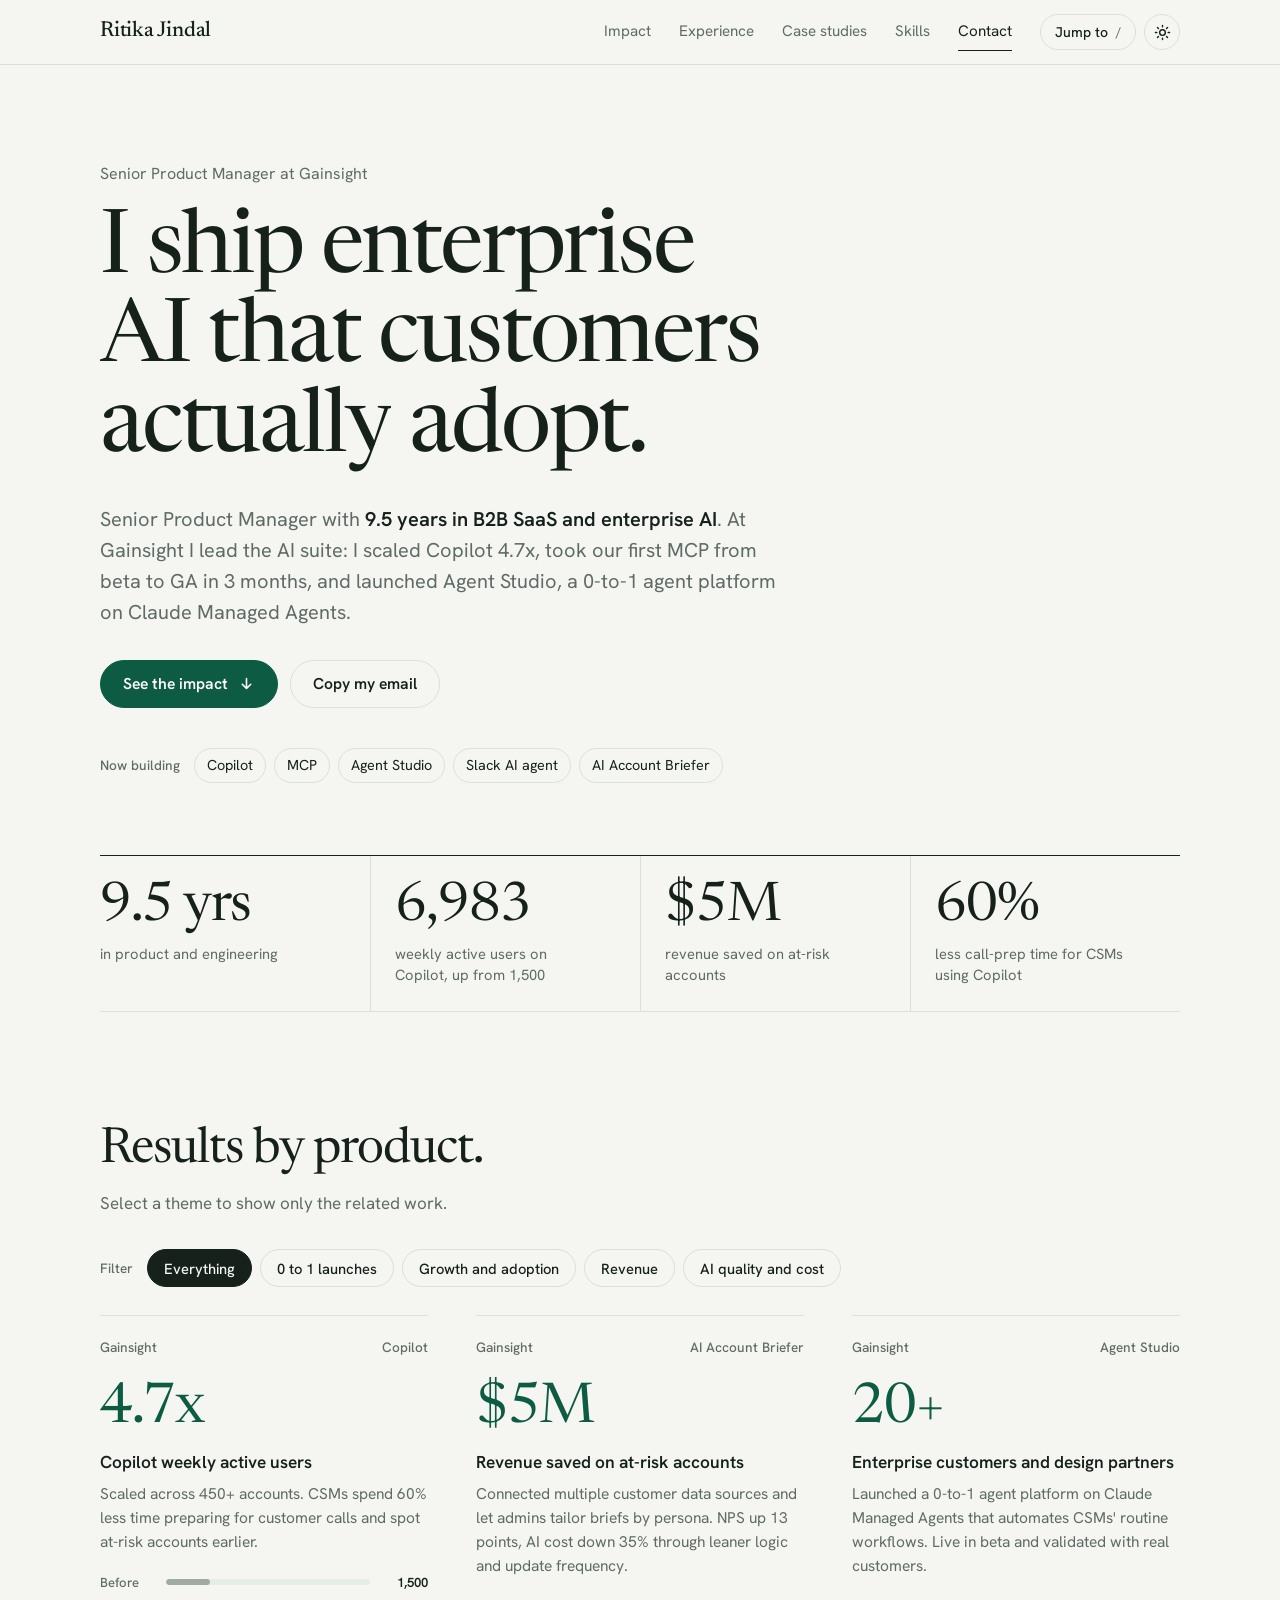
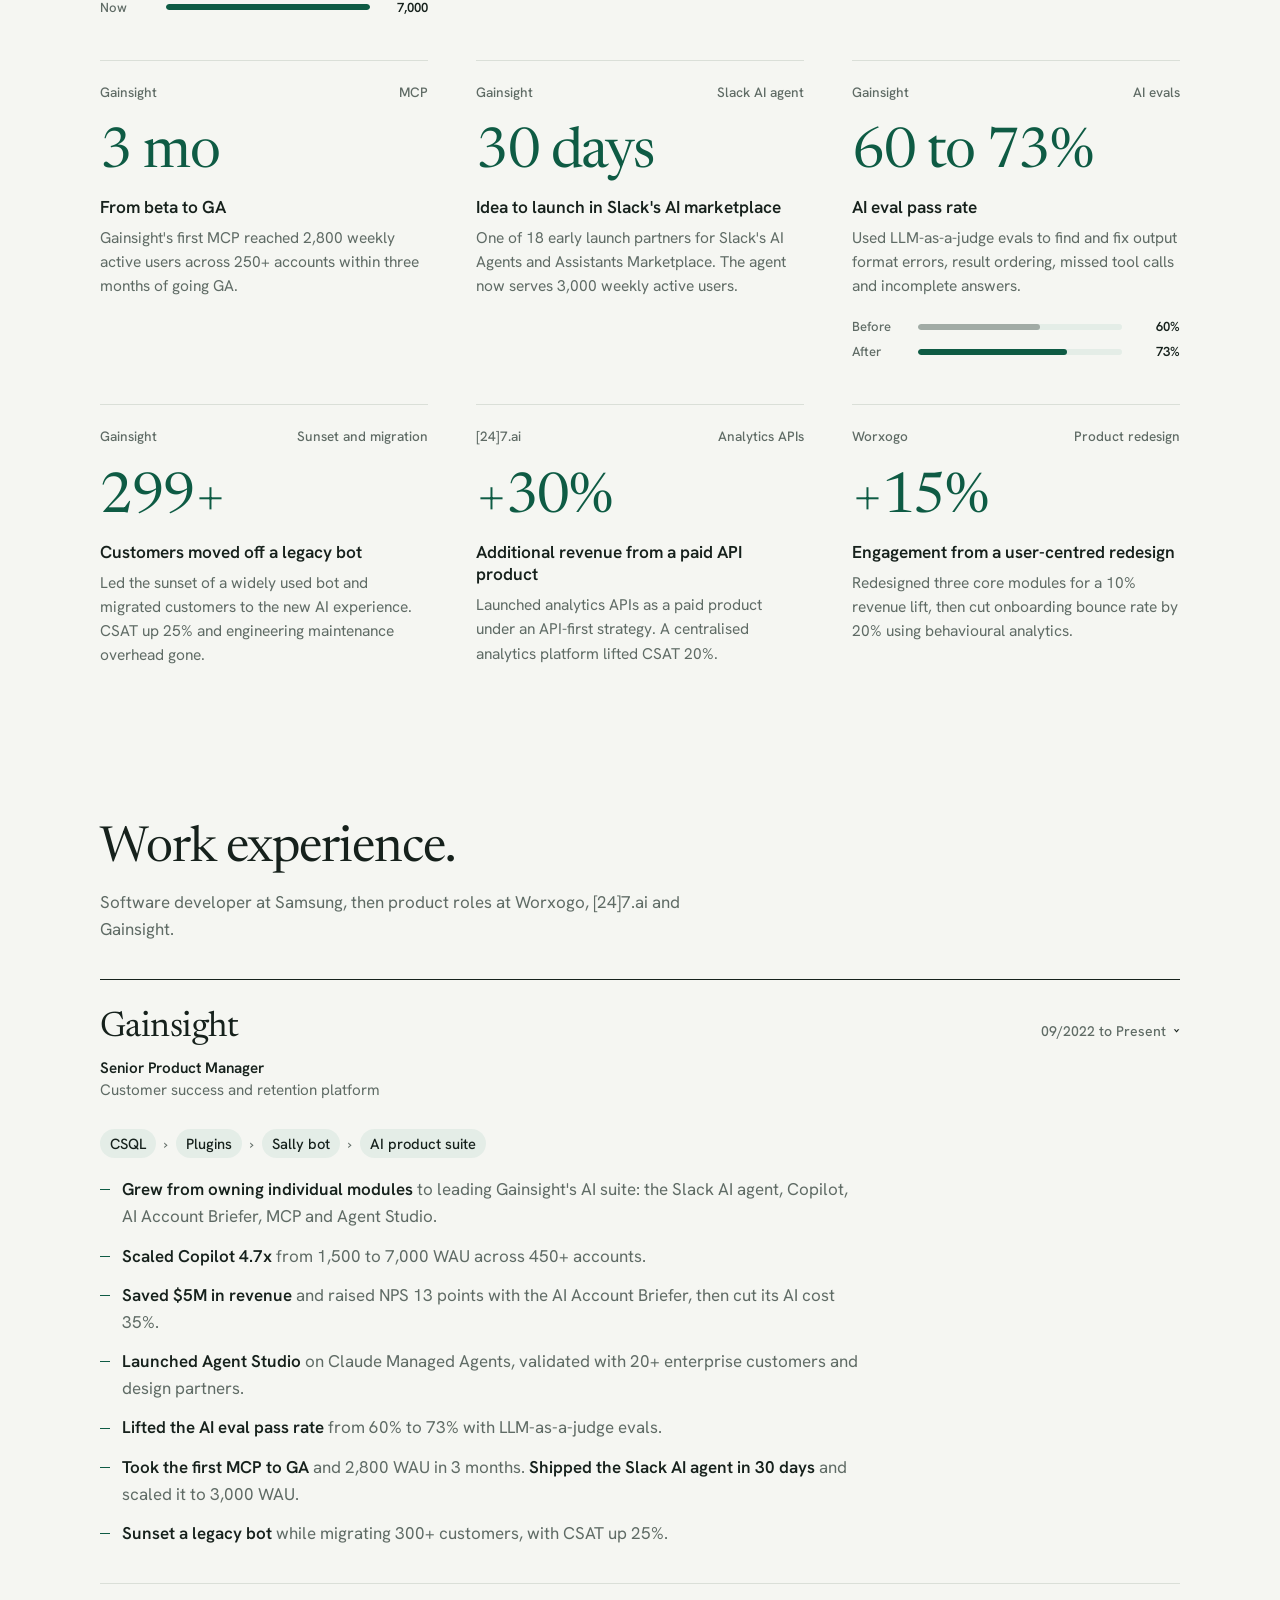
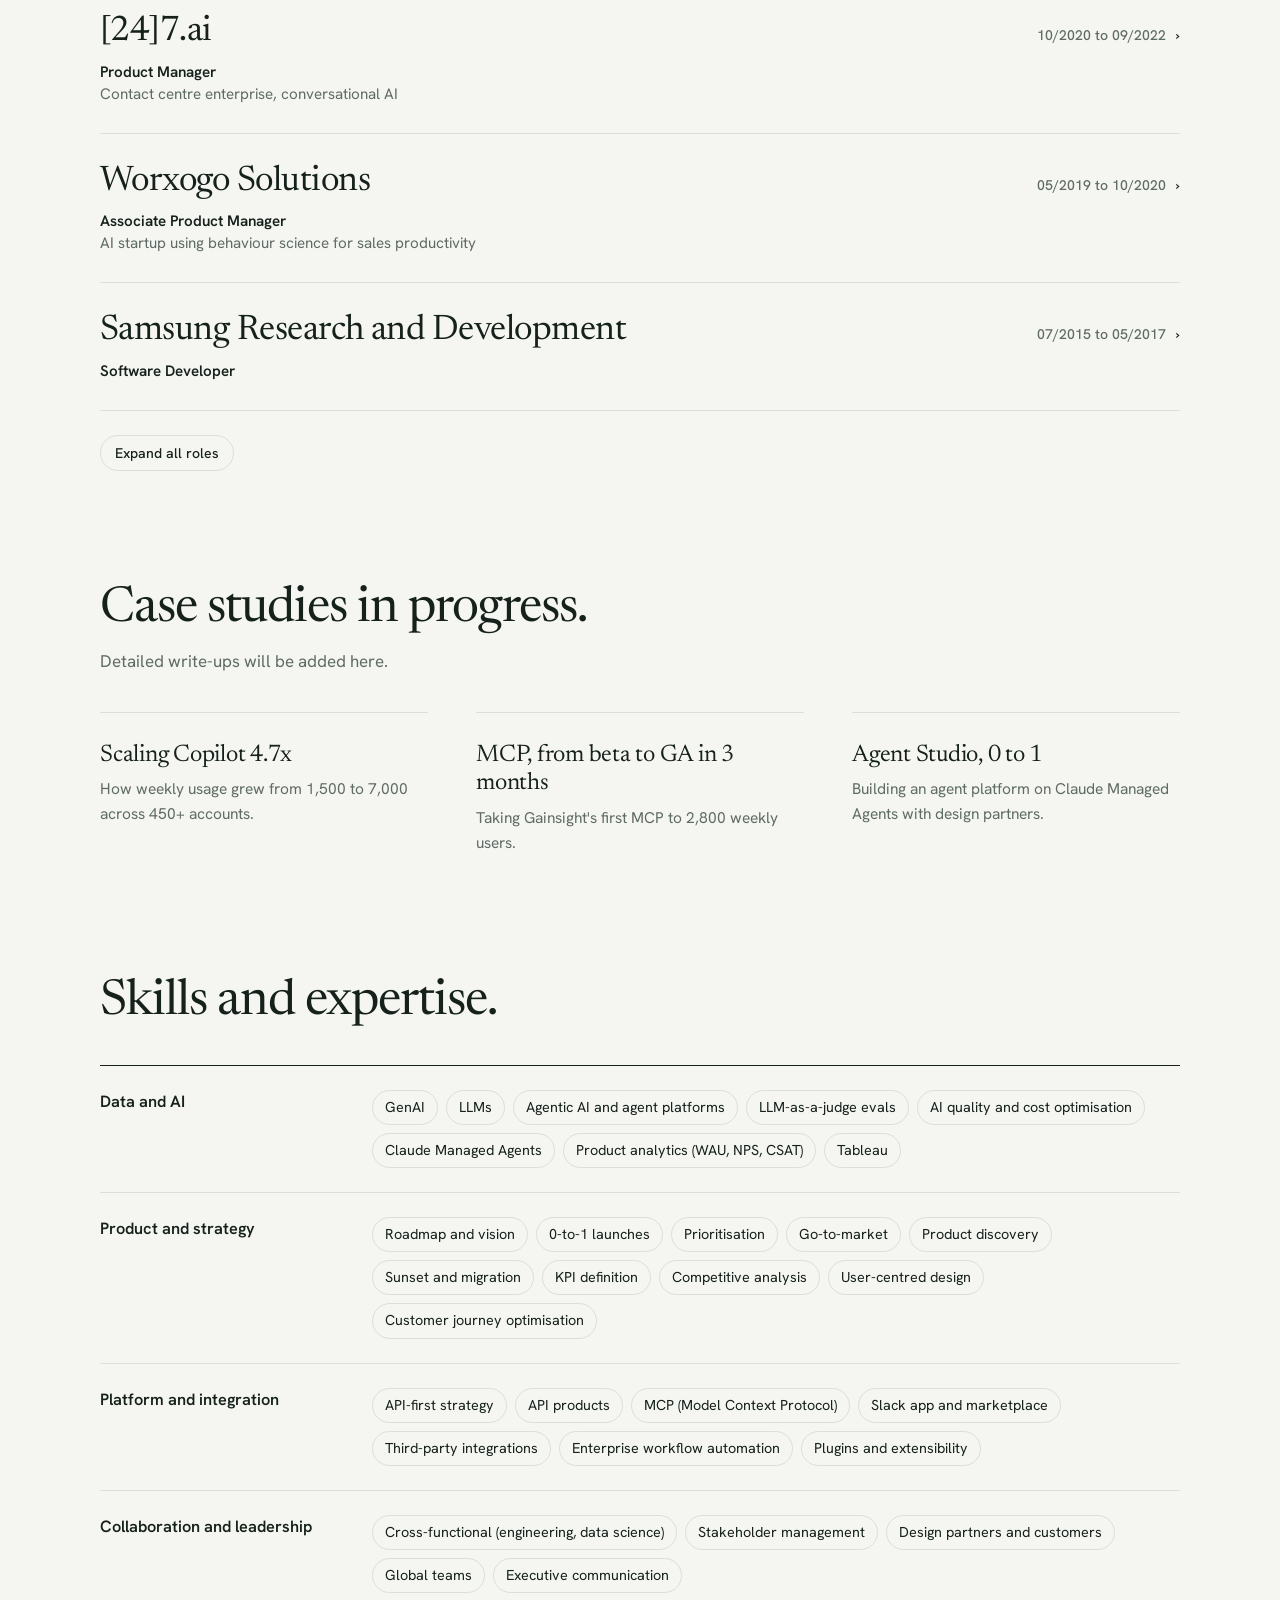
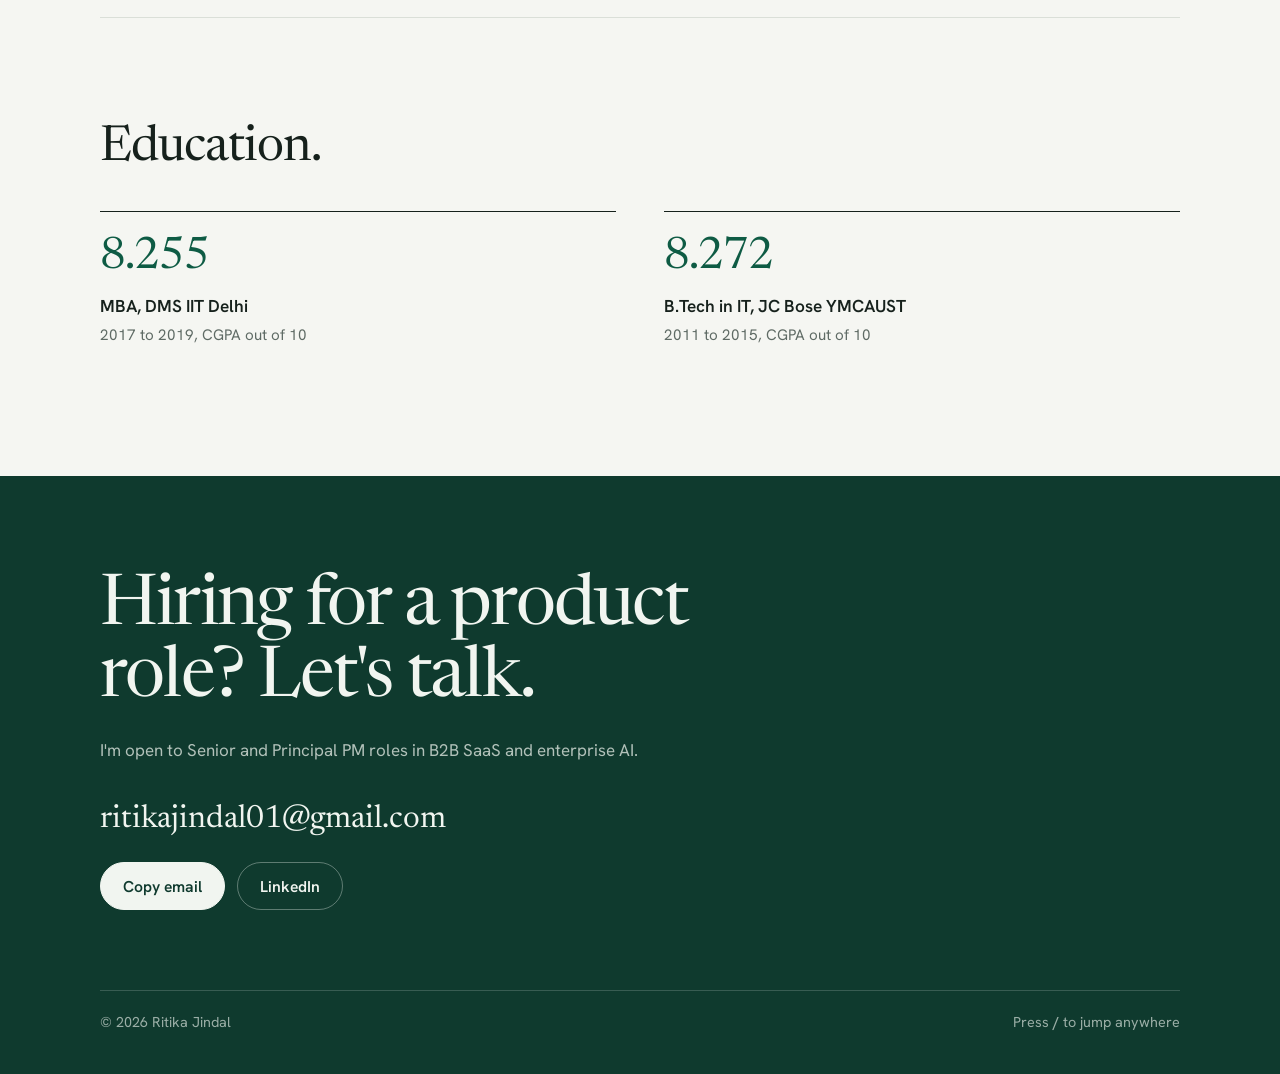
<file: index.html>
<!DOCTYPE html>
<html lang="en">
<head>
<meta charset="utf-8">
<meta name="viewport" content="width=device-width, initial-scale=1">
<title>Ritika Jindal</title>
<meta name="description" content="Ritika Jindal, Senior Product Manager building AI products for B2B SaaS. Copilot, MCP, Agent Studio and Slack AI agent at Gainsight.">
<link rel="preconnect" href="https://fonts.googleapis.com">
<link rel="preconnect" href="https://fonts.gstatic.com" crossorigin>
<link href="https://fonts.googleapis.com/css2?family=Newsreader:opsz,wght@6..72,400..600&family=Hanken+Grotesk:wght@400;500;600;700&display=swap" rel="stylesheet">
<style>
/* Layout idea: quiet, left-aligned editorial page. One serif voice for the headline, section titles and numerals;
   hairline rules instead of boxes; a single deep-green block at the end for contact. */
:root{
  --paper:#F5F6F2;
  --surface:#FFFFFF;
  --ink:#16211C;
  --muted:#5F6B65;
  --line:#DADFD8;
  --accent:#0E5B44;
  --accent-ink:#FFFFFF;
  --tint:#E4EDE7;
  --deep:#0F3A2E;
  --on-deep:#F1F5F0;
  --display:'Newsreader','Iowan Old Style','Palatino Linotype',Georgia,serif;
  --body:'Hanken Grotesk',system-ui,-apple-system,'Segoe UI',sans-serif;
  color-scheme:light;
}
@media (prefers-color-scheme:dark){
  :root:not([data-theme="light"]){
    --paper:#0E1411;--surface:#151D19;--ink:#E8EEE9;--muted:#98A69E;--line:#25312B;
    --accent:#84D3B1;--accent-ink:#0E1411;--tint:#1A2922;--deep:#16241E;--on-deep:#E8EEE9;
    color-scheme:dark;
  }
}
:root[data-theme="dark"]{
  --paper:#0E1411;--surface:#151D19;--ink:#E8EEE9;--muted:#98A69E;--line:#25312B;
  --accent:#84D3B1;--accent-ink:#0E1411;--tint:#1A2922;--deep:#16241E;--on-deep:#E8EEE9;
  color-scheme:dark;
}
*{box-sizing:border-box}
html{scroll-behavior:smooth;-webkit-text-size-adjust:100%}
body{margin:0;background:var(--paper);color:var(--ink);font-family:var(--body);font-size:1.0625rem;line-height:1.6;-webkit-font-smoothing:antialiased}
a{color:inherit}
h1,h2,h3,p{margin:0}
h1,h2{font-family:var(--display);font-weight:400;text-wrap:balance}
.wrap{width:min(1080px,100% - 48px);margin-inline:auto}
section{scroll-margin-top:80px}
:focus-visible{outline:2px solid var(--accent);outline-offset:3px;border-radius:4px}
.mono{font:500 .85rem/1.4 var(--body);color:var(--muted)}

/* header */
header.top{position:sticky;top:0;z-index:50;background:color-mix(in srgb,var(--paper) 88%,transparent);backdrop-filter:blur(10px);-webkit-backdrop-filter:blur(10px);border-bottom:1px solid var(--line)}
.bar{display:flex;align-items:center;gap:20px;height:64px}
.logo{font:500 1.35rem/1 var(--display);letter-spacing:-.01em;text-decoration:none}
nav.links{display:flex;gap:28px;margin-left:auto}
nav.links a{text-decoration:none;font-size:.95rem;color:var(--muted);padding:6px 0;border-bottom:1px solid transparent;transition:color .2s,border-color .2s}
nav.links a:hover{color:var(--ink)}
nav.links a.on{color:var(--ink);border-bottom-color:var(--ink)}
.tools{display:flex;gap:8px;margin-left:auto}
nav.links + .tools{margin-left:8px}
.ibtn{display:inline-flex;align-items:center;gap:8px;height:36px;padding:0 14px;border-radius:999px;border:1px solid var(--line);background:transparent;color:var(--ink);font:500 .88rem var(--body);cursor:pointer;transition:border-color .2s}
.ibtn:hover{border-color:var(--ink)}
.ibtn kbd{font:500 .78rem var(--body);color:var(--muted)}
.ibtn svg{width:17px;height:17px}
#theme{width:36px;padding:0;justify-content:center}
#theme .moon{display:none}
:root[data-theme="dark"] #theme .sun{display:none}
:root[data-theme="dark"] #theme .moon{display:block}
@media (prefers-color-scheme:dark){:root:not([data-theme="light"]) #theme .sun{display:none}:root:not([data-theme="light"]) #theme .moon{display:block}}

/* hero */
.hero{padding:96px 0 0}
.kicker{color:var(--muted);font-size:1rem}
h1{font-size:clamp(2.75rem,7.2vw,5.5rem);line-height:1.02;letter-spacing:-.025em;margin:20px 0 28px;max-width:17ch}
.lead{max-width:62ch;font-size:clamp(1.1rem,2vw,1.25rem);line-height:1.55;color:var(--muted)}
.lead strong{color:var(--ink);font-weight:600}
.cta{display:flex;flex-wrap:wrap;gap:12px;margin-top:32px}
.btn{display:inline-flex;align-items:center;gap:10px;height:48px;padding:0 22px;border-radius:999px;border:1px solid var(--accent);background:var(--accent);color:var(--accent-ink);font:600 .98rem var(--body);text-decoration:none;cursor:pointer;transition:background .2s,color .2s,border-color .2s}
.btn:hover{background:var(--ink);border-color:var(--ink);color:var(--paper)}
.btn.alt{background:transparent;color:var(--ink);border-color:var(--line)}
.btn.alt:hover{background:transparent;border-color:var(--ink);color:var(--ink)}
.btn svg{width:17px;height:17px}
.now{display:flex;flex-wrap:wrap;gap:8px;margin-top:40px;align-items:center}
.now .lbl{margin-right:6px}
.pill{padding:5px 12px;border-radius:999px;border:1px solid var(--line);font-size:.9rem}
.stats{display:grid;grid-template-columns:repeat(4,1fr);margin-top:72px;border-top:1px solid var(--ink);border-bottom:1px solid var(--line)}
.stat{padding:24px 24px 26px 0}
.stat + .stat{padding-left:24px;border-left:1px solid var(--line)}
.stat .n{font:400 clamp(2.2rem,4.6vw,3.4rem)/1 var(--display);letter-spacing:-.02em;font-variant-numeric:lining-nums tabular-nums}
.stat .l{margin-top:10px;color:var(--muted);font-size:.92rem;line-height:1.4;max-width:24ch}

/* sections */
.sec{padding:112px 0 0}
.sec h2{font-size:clamp(2.1rem,4.4vw,3.1rem);line-height:1.08;letter-spacing:-.02em;margin-bottom:12px}
.sec h2.h2b{margin-top:104px}
.sub{color:var(--muted);max-width:60ch}

/* filter */
.lens{display:flex;flex-wrap:wrap;gap:8px;margin:32px 0 28px;align-items:center}
.lens .lbl{margin-right:6px}
.chip{height:38px;padding:0 16px;border-radius:999px;border:1px solid var(--line);background:transparent;color:var(--ink);font:500 .92rem var(--body);cursor:pointer;transition:border-color .2s,background .2s,color .2s}
.chip:hover{border-color:var(--ink)}
.chip[aria-pressed="true"]{background:var(--ink);border-color:var(--ink);color:var(--paper)}
#count{margin:0 0 20px;min-height:1.4em}

/* results */
.grid{display:grid;grid-template-columns:repeat(3,1fr);gap:0 48px}
.card{display:flex;flex-direction:column;gap:8px;padding:22px 0 44px;border-top:1px solid var(--line)}
.card[hidden]{display:none}
.card-top{display:flex;justify-content:space-between;gap:10px}
.big{font:400 clamp(2.6rem,4.8vw,3.5rem)/1 var(--display);letter-spacing:-.025em;color:var(--accent);font-variant-numeric:lining-nums tabular-nums;margin:16px 0 6px}
.card h3{font:600 1.08rem/1.3 var(--body)}
.card p{color:var(--muted);font-size:.97rem;line-height:1.55}
.bars{display:grid;gap:8px;margin-top:12px}
.brow{display:grid;grid-template-columns:56px 1fr 48px;gap:10px;align-items:center;font:500 .82rem var(--body);color:var(--muted);font-variant-numeric:tabular-nums}
.track{height:6px;border-radius:99px;background:var(--tint);overflow:hidden}
.track i{display:block;height:100%;width:var(--w);border-radius:99px;background:var(--muted);opacity:.5}
.track i.now-bar{background:var(--accent);opacity:1}
.brow b{color:var(--ink);text-align:right;font-weight:600}

/* experience */
.rel{margin-top:36px;border-top:1px solid var(--ink)}
details.job{border-bottom:1px solid var(--line)}
details.job > summary{list-style:none;cursor:pointer;display:grid;grid-template-columns:1fr auto;gap:8px 24px;align-items:baseline;padding:28px 0}
details.job > summary::-webkit-details-marker{display:none}
.jt{font:400 clamp(1.6rem,3.2vw,2.2rem)/1.15 var(--display);letter-spacing:-.015em;transition:color .2s}
.jt small{display:block;font:400 .95rem/1.45 var(--body);letter-spacing:0;color:var(--muted);margin-top:8px}
.jt small b{display:block;color:var(--ink);font-weight:600}
.when{font:500 .88rem var(--body);color:var(--muted);white-space:nowrap;font-variant-numeric:tabular-nums}
.chev{display:inline-block;transition:transform .25s;margin-left:10px;color:var(--ink)}
details[open] .chev{transform:rotate(90deg)}
details.job > summary:hover .jt{color:var(--accent)}
.jbody{padding:0 0 36px;max-width:760px}
.path{display:flex;flex-wrap:wrap;gap:6px 8px;align-items:center;margin-bottom:18px;color:var(--muted);font-size:.92rem}
.path span.s{padding:3px 10px;border-radius:99px;background:var(--tint);color:var(--ink);font-weight:500}
.jbody ul{margin:0;padding:0;list-style:none;display:grid;gap:12px}
.jbody li{position:relative;padding-left:22px;color:var(--muted)}
.jbody li::before{content:"";position:absolute;left:0;top:.78em;width:10px;height:1px;background:var(--accent)}
.jbody li b{color:var(--ink);font-weight:600}
.xall{margin-top:24px}

/* case studies */
.stories{display:grid;grid-template-columns:repeat(3,1fr);gap:0 48px;margin-top:36px}
.story{padding:22px 0 8px;border-top:1px solid var(--line);display:flex;flex-direction:column;gap:8px}
.story h3{font:400 1.5rem/1.2 var(--display);letter-spacing:-.01em;margin-top:6px}
.story p{color:var(--muted);font-size:.97rem}

/* skills */
.skills{margin-top:36px;border-top:1px solid var(--ink)}
.sk{display:grid;grid-template-columns:240px 1fr;gap:12px 32px;padding:24px 0;border-bottom:1px solid var(--line)}
.sk h3{font:600 1.02rem/1.5 var(--body)}
.tags{display:flex;flex-wrap:wrap;gap:8px}
.tag{padding:5px 12px;border-radius:999px;border:1px solid var(--line);font-size:.9rem}

/* education */
.edu{display:grid;grid-template-columns:repeat(2,1fr);gap:0 48px;margin-top:36px}
.ed{padding:24px 0 0;border-top:1px solid var(--ink);display:grid;gap:6px;align-content:start}
.ed .g{font:400 2.8rem/1 var(--display);letter-spacing:-.02em;color:var(--accent);font-variant-numeric:lining-nums tabular-nums;margin-bottom:8px}
.ed h3{font:600 1.08rem/1.3 var(--body)}
.ed p{color:var(--muted);font-size:.95rem}

/* contact */
.contact{margin-top:128px;padding:96px 0 40px;background:var(--deep);color:var(--on-deep)}
.contact h2{font-size:clamp(2.4rem,6vw,4.4rem);line-height:1.03;letter-spacing:-.025em;max-width:16ch}
.contact .sub{color:color-mix(in srgb,var(--on-deep) 72%,transparent);margin-top:20px}
.mail{display:block;margin:36px 0 24px;font:400 clamp(1.3rem,3.8vw,2rem)/1.2 var(--display);word-break:break-all}
.contact .cta{margin-top:0}
.contact .btn{background:var(--on-deep);color:var(--deep);border-color:var(--on-deep)}
.contact .btn:hover{background:transparent;color:var(--on-deep);border-color:var(--on-deep)}
.contact .btn.alt{background:transparent;color:var(--on-deep);border-color:color-mix(in srgb,var(--on-deep) 35%,transparent)}
.contact .btn.alt:hover{border-color:var(--on-deep);color:var(--on-deep)}
.foot{display:flex;flex-wrap:wrap;justify-content:space-between;gap:10px;margin-top:80px;padding-top:20px;border-top:1px solid color-mix(in srgb,var(--on-deep) 18%,transparent);color:color-mix(in srgb,var(--on-deep) 62%,transparent);font-size:.9rem}

/* jump menu + toast */
.pal{position:fixed;inset:0;z-index:100;display:grid;place-items:start center;padding:12vh 16px 16px;background:rgba(8,14,11,.5);backdrop-filter:blur(4px)}
.pal[hidden]{display:none}
.pal-box{width:min(540px,100%);background:var(--surface);border:1px solid var(--line);border-radius:16px;box-shadow:0 24px 60px rgba(0,0,0,.3);overflow:hidden}
#pal-input{width:100%;height:56px;padding:0 20px;border:0;border-bottom:1px solid var(--line);background:transparent;color:var(--ink);font:500 1.05rem var(--body)}
#pal-input:focus{outline:none}
#pal-list{list-style:none;margin:0;padding:8px;max-height:46vh;overflow:auto}
#pal-list li{display:flex;justify-content:space-between;gap:12px;align-items:center;padding:12px 14px;border-radius:10px;cursor:pointer}
#pal-list li[aria-selected="true"]{background:var(--tint)}
#pal-list li span.h{color:var(--muted);font-size:.82rem}
#pal-empty{padding:18px 20px;color:var(--muted)}
.toast{position:fixed;left:50%;bottom:28px;transform:translate(-50%,20px);padding:12px 18px;border-radius:999px;background:var(--ink);color:var(--paper);font-weight:500;opacity:0;pointer-events:none;transition:opacity .3s,transform .3s;z-index:120;max-width:calc(100% - 32px);text-align:center}
.toast.show{opacity:1;transform:translate(-50%,0)}

/* responsive */
@media (max-width:900px){
  .grid,.stories{grid-template-columns:repeat(2,1fr)}
  .stats{grid-template-columns:repeat(2,1fr)}
  .stat:nth-child(3){border-left:0;padding-left:0}
  .stat:nth-child(n+3){border-top:1px solid var(--line)}
  .sk{grid-template-columns:1fr}
}
@media (max-width:720px){
  nav.links{display:none}
  .ibtn kbd{display:none}
  .hero{padding-top:56px}
  .stats{margin-top:48px}
  .sec{padding-top:80px}
  .sec h2.h2b{margin-top:80px}
  .edu{grid-template-columns:1fr;gap:32px 0}
  details.job > summary{grid-template-columns:1fr;gap:10px;padding:24px 0}
  .contact{margin-top:88px;padding-top:64px}
}
@media (max-width:560px){
  .grid,.stories{grid-template-columns:1fr}
  .wrap{width:calc(100% - 40px)}
  .btn{flex:1 1 100%;justify-content:center}
}

/* motion: one load sequence in the hero, gentle reveals on scroll, small responses on hover.
   Everything is gated on .anim, which is only set when reduced motion is off. */
@keyframes rise{from{opacity:0;transform:translateY(18px)}to{opacity:1;transform:none}}
@keyframes wordUp{from{transform:translateY(110%)}to{transform:none}}
.anim h1:not(.split){visibility:hidden}
h1 .w{display:inline-block;overflow:hidden;vertical-align:bottom;padding:.06em 0 .16em;margin:-.06em 0 -.16em}
h1 .w > span{display:inline-block;animation:wordUp .95s cubic-bezier(.2,.8,.2,1) both;animation-delay:calc(var(--i) * 70ms + 120ms)}
.anim .hero .kicker{animation:rise .7s cubic-bezier(.2,.8,.2,1) both .05s}
.anim .hero .lead{animation:rise .8s cubic-bezier(.2,.8,.2,1) both .65s}
.anim .hero .cta{animation:rise .8s cubic-bezier(.2,.8,.2,1) both .8s}
.anim .hero .now{animation:rise .8s cubic-bezier(.2,.8,.2,1) both .95s}
.anim .hero .stats{animation:rise .9s cubic-bezier(.2,.8,.2,1) both 1.1s}
.anim .rv{opacity:0;transform:translateY(22px);transition:opacity .7s ease,transform .8s cubic-bezier(.2,.8,.2,1),border-color .3s;transition-delay:var(--d,0ms),var(--d,0ms),0s}
.anim .rv.in{opacity:1;transform:none}
.anim .bars .track i{width:0;transition:width 1.2s cubic-bezier(.2,.8,.2,1) .25s}
.anim .bars.play .track i{width:var(--w)}
.card{transition:border-color .3s}
.card:hover{border-top-color:var(--accent)}
.big{transition:transform .45s cubic-bezier(.2,.8,.2,1)}
.card:hover .big{transform:translateX(6px)}
.btn svg{transition:transform .3s cubic-bezier(.2,.8,.2,1)}
.btn:hover svg{transform:translateY(3px)}
.btn:active,.chip:active,.ibtn:active{transform:scale(.97)}
.pill,.tag{transition:border-color .2s,background .2s}
.pill:hover,.tag:hover{border-color:var(--accent);background:var(--tint)}
#theme svg{transition:transform .5s cubic-bezier(.2,.8,.2,1)}
#theme:hover svg{transform:rotate(45deg)}
details[open] .jbody{animation:rise .45s cubic-bezier(.2,.8,.2,1) both}
.story{transition:border-color .3s}
.story:hover{border-top-color:var(--accent)}
.mail{transition:letter-spacing .4s cubic-bezier(.2,.8,.2,1)}
.mail:hover{letter-spacing:.01em}
@media (prefers-reduced-motion:reduce){
  html{scroll-behavior:auto}
  *,*::before,*::after{animation:none!important;transition:none!important}
}
</style>
<script>if(!window.matchMedia('(prefers-reduced-motion: reduce)').matches){document.documentElement.classList.add('anim');}</script>
</head>
<body>

<header class="top">
  <div class="wrap bar">
    <a class="logo" href="#top" aria-label="Ritika Jindal, back to top">Ritika Jindal</a>
    <nav class="links" aria-label="Sections">
      <a href="#impact">Impact</a>
      <a href="#experience">Experience</a>
      <a href="#stories">Case studies</a>
      <a href="#skills">Skills</a>
      <a href="#contact">Contact</a>
    </nav>
    <div class="tools">
      <button class="ibtn" id="open-pal" type="button" aria-haspopup="dialog">Jump to <kbd>/</kbd></button>
      <button class="ibtn" id="theme" type="button" aria-label="Switch between light and dark theme">
        <svg class="sun" viewBox="0 0 24 24" fill="none" stroke="currentColor" stroke-width="2" stroke-linecap="round"><circle cx="12" cy="12" r="4"/><path d="M12 2v2M12 20v2M4.9 4.9l1.4 1.4M17.7 17.7l1.4 1.4M2 12h2M20 12h2M4.9 19.1l1.4-1.4M17.7 6.3l1.4-1.4"/></svg>
        <svg class="moon" viewBox="0 0 24 24" fill="none" stroke="currentColor" stroke-width="2" stroke-linecap="round" stroke-linejoin="round"><path d="M21 12.8A9 9 0 1 1 11.2 3a7 7 0 0 0 9.8 9.8z"/></svg>
      </button>
    </div>
  </div>
</header>

<main id="top">
<section class="hero">
  <div class="wrap">
    <p class="kicker">Senior Product Manager at Gainsight</p>
    <h1>I ship enterprise AI that customers actually adopt.</h1>
    <p class="lead">Senior Product Manager with <strong>9.5 years in B2B SaaS and enterprise AI</strong>. At Gainsight I lead the AI suite: I scaled Copilot 4.7x, took our first MCP from beta to GA in 3 months, and launched Agent Studio, a 0-to-1 agent platform on Claude Managed Agents.</p>
    <div class="cta">
      <a class="btn" href="#impact">See the impact
        <svg viewBox="0 0 24 24" fill="none" stroke="currentColor" stroke-width="2.2" stroke-linecap="round" stroke-linejoin="round" aria-hidden="true"><path d="M12 5v14M6 13l6 6 6-6"/></svg></a>
      <button class="btn alt" type="button" data-copy-email>Copy my email</button>
    </div>
    <div class="now" aria-label="Currently building">
      <span class="lbl mono">Now building</span>
      <span class="pill">Copilot</span><span class="pill">MCP</span><span class="pill">Agent Studio</span><span class="pill">Slack AI agent</span><span class="pill">AI Account Briefer</span>
    </div>
    <div class="stats">
      <div class="stat"><div class="n" data-count="9.5" data-dec="1" data-suffix=" yrs">9.5 yrs</div><div class="l">in product and engineering</div></div>
      <div class="stat"><div class="n" data-count="7000">7,000</div><div class="l">weekly active users on Copilot, up from 1,500</div></div>
      <div class="stat"><div class="n" data-count="5" data-prefix="$" data-suffix="M">$5M</div><div class="l">revenue saved on at-risk accounts</div></div>
      <div class="stat"><div class="n" data-count="60" data-suffix="%">60%</div><div class="l">less call-prep time for CSMs using Copilot</div></div>
    </div>
  </div>
</section>

<section class="sec" id="impact">
  <div class="wrap">
    <h2>Results by product.</h2>
    <p class="sub">Select a theme to show only the related work.</p>

    <div class="lens" role="group" aria-label="Filter impact by theme">
      <span class="lbl mono">Filter</span>
      <button class="chip" type="button" data-lens="all" aria-pressed="true">Everything</button>
      <button class="chip" type="button" data-lens="launch" aria-pressed="false">0 to 1 launches</button>
      <button class="chip" type="button" data-lens="growth" aria-pressed="false">Growth and adoption</button>
      <button class="chip" type="button" data-lens="revenue" aria-pressed="false">Revenue</button>
      <button class="chip" type="button" data-lens="quality" aria-pressed="false">AI quality and cost</button>
    </div>

    <div class="grid" id="cards">
      <article class="card spot" data-tags="growth">
        <div class="card-top mono"><span>Gainsight</span><span>Copilot</span></div>
        <div class="big" data-count="4.7" data-dec="1" data-suffix="x">4.7x</div>
        <h3>Copilot weekly active users</h3>
        <p>Scaled across 450+ accounts. CSMs spend 60% less time preparing for customer calls and spot at-risk accounts earlier.</p>
        <div class="bars" data-bars>
          <div class="brow"><span>Before</span><div class="track"><i style="--w:21.4%"></i></div><b>1,500</b></div>
          <div class="brow"><span>Now</span><div class="track"><i class="now-bar" style="--w:100%"></i></div><b>7,000</b></div>
        </div>
      </article>

      <article class="card spot" data-tags="revenue quality">
        <div class="card-top mono"><span>Gainsight</span><span>AI Account Briefer</span></div>
        <div class="big" data-count="5" data-prefix="$" data-suffix="M">$5M</div>
        <h3>Revenue saved on at-risk accounts</h3>
        <p>Connected multiple customer data sources and let admins tailor briefs by persona. NPS up 13 points, AI cost down 35% through leaner logic and update frequency.</p>
      </article>

      <article class="card spot" data-tags="launch">
        <div class="card-top mono"><span>Gainsight</span><span>Agent Studio</span></div>
        <div class="big" data-count="20" data-suffix="+">20+</div>
        <h3>Enterprise customers and design partners</h3>
        <p>Launched a 0-to-1 agent platform on Claude Managed Agents that automates CSMs' routine workflows. Live in beta and validated with real customers.</p>
      </article>

      <article class="card spot" data-tags="launch growth">
        <div class="card-top mono"><span>Gainsight</span><span>MCP</span></div>
        <div class="big" data-count="3" data-suffix=" mo">3 mo</div>
        <h3>From beta to GA</h3>
        <p>Gainsight's first MCP reached 2,800 weekly active users across 250+ accounts within three months of going GA.</p>
      </article>

      <article class="card spot" data-tags="launch growth">
        <div class="card-top mono"><span>Gainsight</span><span>Slack AI agent</span></div>
        <div class="big" data-count="30" data-suffix=" days">30 days</div>
        <h3>Idea to launch in Slack's AI marketplace</h3>
        <p>One of 18 early launch partners for Slack's AI Agents and Assistants Marketplace. The agent now serves 3,000 weekly active users.</p>
      </article>

      <article class="card spot" data-tags="quality">
        <div class="card-top mono"><span>Gainsight</span><span>AI evals</span></div>
        <div class="big">60 to 73%</div>
        <h3>AI eval pass rate</h3>
        <p>Used LLM-as-a-judge evals to find and fix output format errors, result ordering, missed tool calls and incomplete answers.</p>
        <div class="bars" data-bars>
          <div class="brow"><span>Before</span><div class="track"><i style="--w:60%"></i></div><b>60%</b></div>
          <div class="brow"><span>After</span><div class="track"><i class="now-bar" style="--w:73%"></i></div><b>73%</b></div>
        </div>
      </article>

      <article class="card spot" data-tags="growth">
        <div class="card-top mono"><span>Gainsight</span><span>Sunset and migration</span></div>
        <div class="big" data-count="300" data-suffix="+">300+</div>
        <h3>Customers moved off a legacy bot</h3>
        <p>Led the sunset of a widely used bot and migrated customers to the new AI experience. CSAT up 25% and engineering maintenance overhead gone.</p>
      </article>

      <article class="card spot" data-tags="revenue launch">
        <div class="card-top mono"><span>[24]7.ai</span><span>Analytics APIs</span></div>
        <div class="big" data-count="30" data-prefix="+" data-suffix="%">+30%</div>
        <h3>Additional revenue from a paid API product</h3>
        <p>Launched analytics APIs as a paid product under an API-first strategy. A centralised analytics platform lifted CSAT 20%.</p>
      </article>

      <article class="card spot" data-tags="growth revenue">
        <div class="card-top mono"><span>Worxogo</span><span>Product redesign</span></div>
        <div class="big" data-count="15" data-prefix="+" data-suffix="%">+15%</div>
        <h3>Engagement from a user-centred redesign</h3>
        <p>Redesigned three core modules for a 10% revenue lift, then cut onboarding bounce rate by 20% using behavioural analytics.</p>
      </article>
    </div>
  </div>
</section>

<section class="sec" id="experience">
  <div class="wrap">
    <h2>Work experience.</h2>
    <p class="sub">Software developer at Samsung, then product roles at Worxogo, [24]7.ai and Gainsight.</p>

    <div class="rel" id="rel">
      <details class="job" open>
        <summary>
          <span class="jt">Gainsight<small><b>Senior Product Manager</b>Customer success and retention platform</small></span>
          <span class="when">09/2022 to Present<span class="chev" aria-hidden="true">›</span></span>
        </summary>
        <div class="jbody">
          <div class="path"><span class="s">CSQL</span> › <span class="s">Plugins</span> › <span class="s">Sally bot</span> › <span class="s">AI product suite</span></div>
          <ul>
            <li><b>Grew from owning individual modules</b> to leading Gainsight's AI suite: the Slack AI agent, Copilot, AI Account Briefer, MCP and Agent Studio.</li>
            <li><b>Scaled Copilot 4.7x</b> from 1,500 to 7,000 WAU across 450+ accounts.</li>
            <li><b>Saved $5M in revenue</b> and raised NPS 13 points with the AI Account Briefer, then cut its AI cost 35%.</li>
            <li><b>Launched Agent Studio</b> on Claude Managed Agents, validated with 20+ enterprise customers and design partners.</li>
            <li><b>Lifted the AI eval pass rate</b> from 60% to 73% with LLM-as-a-judge evals.</li>
            <li><b>Took the first MCP to GA</b> and 2,800 WAU in 3 months. <b>Shipped the Slack AI agent in 30 days</b> and scaled it to 3,000 WAU.</li>
            <li><b>Sunset a legacy bot</b> while migrating 300+ customers, with CSAT up 25%.</li>
          </ul>
        </div>
      </details>

      <details class="job">
        <summary>
          <span class="jt">[24]7.ai<small><b>Product Manager</b>Contact centre enterprise, conversational AI</small></span>
          <span class="when">10/2020 to 09/2022<span class="chev" aria-hidden="true">›</span></span>
        </summary>
        <div class="jbody">
          <ul>
            <li><b>Built a centralised analytics platform</b> that consolidated scattered reporting tools and improved CSAT by 20%.</li>
            <li><b>Generated 30% additional revenue</b> by launching analytics APIs as a paid product, backed by an API-first strategy.</li>
            <li><b>Automated analytics workflows</b> with Tableau, cutting manual effort by 50%.</li>
          </ul>
        </div>
      </details>

      <details class="job">
        <summary>
          <span class="jt">Worxogo Solutions<small><b>Associate Product Manager</b>AI startup using behaviour science for sales productivity</small></span>
          <span class="when">05/2019 to 10/2020<span class="chev" aria-hidden="true">›</span></span>
        </summary>
        <div class="jbody">
          <ul>
            <li><b>Led a product redesign</b> across 3 core modules with a user-centred approach: 15% more engagement and 10% revenue growth.</li>
            <li><b>Optimised onboarding</b> using behavioural analytics and reduced bounce rate by 20%.</li>
            <li><b>Launched a Shadowing module</b> that cut support queries by 50% and lifted CSAT 25%.</li>
            <li><b>Earlier, as a Product Management Intern (2018):</b> positioned the product against 7 market players using Gartner framework analysis and recommended 3 strategic features and 5 KPIs.</li>
          </ul>
        </div>
      </details>

      <details class="job">
        <summary>
          <span class="jt">Samsung Research and Development<small><b>Software Developer</b></small></span>
          <span class="when">07/2015 to 05/2017<span class="chev" aria-hidden="true">›</span></span>
        </summary>
        <div class="jbody">
          <ul>
            <li><b>Resolved 400+ WebView issues</b> working across global teams, including Samsung internal teams and Google developers.</li>
          </ul>
        </div>
      </details>
    </div>
    <button class="ibtn xall" type="button" id="xall">Expand all roles</button>
  </div>
</section>

<section class="sec" id="stories">
  <div class="wrap">
    <h2>Case studies in progress.</h2>
    <p class="sub">Detailed write-ups will be added here.</p>
    <div class="stories">
      <div class="story"><h3>Scaling Copilot 4.7x</h3><p>How weekly usage grew from 1,500 to 7,000 across 450+ accounts.</p></div>
      <div class="story"><h3>MCP, from beta to GA in 3 months</h3><p>Taking Gainsight's first MCP to 2,800 weekly users.</p></div>
      <div class="story"><h3>Agent Studio, 0 to 1</h3><p>Building an agent platform on Claude Managed Agents with design partners.</p></div>
    </div>
  </div>
</section>

<section class="sec" id="skills">
  <div class="wrap">
    <h2>Skills and expertise.</h2>
    <div class="skills">
      <div class="sk"><h3>Data and AI</h3><div class="tags">
        <span class="tag">GenAI</span><span class="tag">LLMs</span><span class="tag">Agentic AI and agent platforms</span><span class="tag">LLM-as-a-judge evals</span><span class="tag">AI quality and cost optimisation</span><span class="tag">Claude Managed Agents</span><span class="tag">Product analytics (WAU, NPS, CSAT)</span><span class="tag">Tableau</span></div></div>
      <div class="sk"><h3>Product and strategy</h3><div class="tags">
        <span class="tag">Roadmap and vision</span><span class="tag">0-to-1 launches</span><span class="tag">Prioritisation</span><span class="tag">Go-to-market</span><span class="tag">Product discovery</span><span class="tag">Sunset and migration</span><span class="tag">KPI definition</span><span class="tag">Competitive analysis</span><span class="tag">User-centred design</span><span class="tag">Customer journey optimisation</span></div></div>
      <div class="sk"><h3>Platform and integration</h3><div class="tags">
        <span class="tag">API-first strategy</span><span class="tag">API products</span><span class="tag">MCP (Model Context Protocol)</span><span class="tag">Slack app and marketplace</span><span class="tag">Third-party integrations</span><span class="tag">Enterprise workflow automation</span><span class="tag">Plugins and extensibility</span></div></div>
      <div class="sk"><h3>Collaboration and leadership</h3><div class="tags">
        <span class="tag">Cross-functional (engineering, data science)</span><span class="tag">Stakeholder management</span><span class="tag">Design partners and customers</span><span class="tag">Global teams</span><span class="tag">Executive communication</span></div></div>
    </div>

    <h2 class="h2b">Education.</h2>
    <div class="edu">
      <div class="ed"><span class="g" data-count="9.458" data-dec="3">9.458</span><h3>MBA, DMS IIT Delhi</h3><p>2017 to 2019, CGPA out of 10</p></div>
      <div class="ed"><span class="g" data-count="9.478" data-dec="3">9.478</span><h3>B.Tech in IT, JC Bose YMCAUST</h3><p>2011 to 2015, CGPA out of 10</p></div>
    </div>
  </div>
</section>
</main>

<footer class="contact" id="contact">
  <div class="wrap">
    <h2>Hiring for a product role? Let's talk.</h2>
    <p class="sub">I'm open to Senior and Principal PM roles in B2B SaaS and enterprise AI.</p>
    <span class="mail" id="mail">ritikajindal01@gmail.com</span>
    <div class="cta">
      <button class="btn" type="button" data-copy-email>Copy email</button>
      <a class="btn alt" href="https://www.linkedin.com/in/ritikajindal007/" target="_blank" rel="noopener noreferrer">LinkedIn</a>
    </div>
    <div class="foot"><span>© 2026 Ritika Jindal</span><span>Press <b>/</b> to jump anywhere</span></div>
  </div>
</footer>

<div class="pal" id="pal" hidden>
  <div class="pal-box" role="dialog" aria-modal="true" aria-label="Jump to a section or action">
    <input id="pal-input" type="text" placeholder="Jump to… try &quot;mcp&quot;, &quot;email&quot; or &quot;dark&quot;" autocomplete="off" aria-label="Search sections and actions">
    <ul id="pal-list" role="listbox" aria-label="Results"></ul>
  </div>
</div>
<div class="toast" id="toast" role="status" aria-live="polite"></div>

<script>
(function(){
  var EMAIL = 'ritikajindal01@gmail.com';
  var root = document.documentElement;
  var reduce = window.matchMedia('(prefers-reduced-motion: reduce)').matches;
  var $ = function(s, c){ return (c||document).querySelector(s); };
  var $$ = function(s, c){ return Array.prototype.slice.call((c||document).querySelectorAll(s)); };

  /* theme */
  function currentTheme(){ return root.getAttribute('data-theme') || (window.matchMedia('(prefers-color-scheme: dark)').matches ? 'dark' : 'light'); }
  function setTheme(t){ root.setAttribute('data-theme', t); try{ localStorage.setItem('rj-theme', t); }catch(e){} }
  try{ var saved = localStorage.getItem('rj-theme'); if(saved === 'dark' || saved === 'light'){ root.setAttribute('data-theme', saved); } }catch(e){}
  function toggleTheme(){ setTheme(currentTheme() === 'dark' ? 'light' : 'dark'); }
  $('#theme').addEventListener('click', toggleTheme);

  /* toast + copy */
  var toastEl = $('#toast'), toastT;
  function toast(msg){ toastEl.textContent = msg; toastEl.classList.add('show'); clearTimeout(toastT); toastT = setTimeout(function(){ toastEl.classList.remove('show'); }, 2400); }
  function copyEmail(){
    var done = function(){ toast('Email copied.'); };
    var fail = function(){ toast('Copy was blocked here. My email is ' + EMAIL); };
    try{
      if(navigator.clipboard && navigator.clipboard.writeText){ navigator.clipboard.writeText(EMAIL).then(done, fail); }
      else { fail(); }
    }catch(e){ fail(); }
  }
  $$('[data-copy-email]').forEach(function(b){ b.addEventListener('click', copyEmail); });

  /* progress + scrollspy */
  var links = $$('nav.links a');
  if('IntersectionObserver' in window){
    var spy = new IntersectionObserver(function(es){
      es.forEach(function(e){ if(e.isIntersecting){ links.forEach(function(a){ a.classList.toggle('on', a.getAttribute('href') === '#' + e.target.id); }); } });
    }, {rootMargin:'-45% 0px -50% 0px'});
    ['impact','experience','stories','skills','contact'].forEach(function(id){ var el = document.getElementById(id); if(el) spy.observe(el); });
  }

  /* motion */
  var anim = root.classList.contains('anim');
  var h1 = $('h1');
  if(anim && h1){
    var txt = h1.textContent.trim();
    h1.setAttribute('aria-label', txt);
    h1.innerHTML = txt.split(/\s+/).map(function(w, i){ return '<span class="w" aria-hidden="true"><span style="--i:' + i + '">' + w + '</span></span>'; }).join(' ');
    h1.classList.add('split');
  }
  function fmt(el, v){
    var dec = parseInt(el.getAttribute('data-dec') || '0', 10);
    var s = dec ? v.toFixed(dec) : Math.round(v).toLocaleString('en-US');
    return (el.getAttribute('data-prefix') || '') + s + (el.getAttribute('data-suffix') || '');
  }
  function countUp(el){
    var target = parseFloat(el.getAttribute('data-count'));
    var t0 = null, dur = 1200;
    function step(ts){
      if(t0 === null) t0 = ts;
      var p = Math.min(1, (ts - t0) / dur);
      var eased = 1 - Math.pow(1 - p, 4);
      el.textContent = fmt(el, target * eased);
      if(p < 1) requestAnimationFrame(step); else el.textContent = fmt(el, target);
    }
    requestAnimationFrame(step);
  }
  if(anim && 'IntersectionObserver' in window){
    var rv = $$('.sec h2,.sec .sub,.lens,#count,#cards .card,details.job,.xall,.story,.sk,.ed,.contact h2,.contact .sub,.mail,.contact .cta');
    rv.forEach(function(el){
      if(el.matches('.card,.story,.ed')){
        var i = Array.prototype.indexOf.call(el.parentNode.children, el);
        el.style.setProperty('--d', (i % 3) * 90 + 'ms');
      }
      el.classList.add('rv');
    });
    var io = new IntersectionObserver(function(es){
      es.forEach(function(e){ if(e.isIntersecting){ e.target.classList.add('in'); io.unobserve(e.target); } });
    }, {threshold:.08, rootMargin:'0px 0px -6% 0px'});
    rv.forEach(function(el){ io.observe(el); });
    var seen = new IntersectionObserver(function(es){
      es.forEach(function(e){
        if(!e.isIntersecting) return;
        var el = e.target;
        if(el.hasAttribute('data-count')){
          if(el.closest('.stats') && performance.now() < 1100){ setTimeout(function(){ countUp(el); }, 1100 - performance.now()); }
          else countUp(el);
        }
        if(el.hasAttribute('data-bars')) el.classList.add('play');
        seen.unobserve(el);
      });
    }, {threshold:.5});
    $$('[data-count],[data-bars]').forEach(function(el){ seen.observe(el); });
  }

  /* lens filter */
  var chips = $$('.chip'), cards = $$('#cards .card'), countEl = $('#count');
  var lensNames = {all:'Everything', launch:'0 to 1 launches', growth:'Growth and adoption', revenue:'Revenue', quality:'AI quality and cost'};
  function setLens(l){
    var n = 0;
    chips.forEach(function(c){ c.setAttribute('aria-pressed', String(c.getAttribute('data-lens') === l)); });
    cards.forEach(function(card){
      var tags = (card.getAttribute('data-tags') || '').split(' ');
      var hit = l === 'all' || tags.indexOf(l) > -1;
      card.hidden = !hit;
      if(hit && anim){ card.classList.add('in'); card.style.animation = 'none'; void card.offsetWidth; card.style.animation = 'rise .5s cubic-bezier(.2,.8,.2,1) both ' + (n * 45) + 'ms'; }
      card.classList.toggle('match', hit && l !== 'all');
      if(hit) n++;
    });
  }
  chips.forEach(function(c){ c.addEventListener('click', function(){ setLens(c.getAttribute('data-lens')); }); });

  /* expand all */
  var xall = $('#xall'), jobs = $$('details.job');
  xall.addEventListener('click', function(){
    var open = jobs.every(function(d){ return d.open; });
    jobs.forEach(function(d){ d.open = !open; });
    xall.textContent = open ? 'Expand all roles' : 'Collapse all roles';
  });

  /* command palette */
  var pal = $('#pal'), inp = $('#pal-input'), list = $('#pal-list'), sel = 0, shown = [], lastFocus = null;
  function go(id){ var el = document.getElementById(id); if(el) el.scrollIntoView({behavior: reduce ? 'auto' : 'smooth'}); }
  var items = [
    {t:'Impact', h:'section', k:'impact numbers results', run:function(){ go('impact'); }},
    {t:'Experience', h:'section', k:'experience career gainsight samsung worxogo', run:function(){ go('experience'); }},
    {t:'Case studies', h:'section', k:'case studies stories', run:function(){ go('stories'); }},
    {t:'Skills and education', h:'section', k:'skills education mba iit', run:function(){ go('skills'); }},
    {t:'Contact', h:'section', k:'contact hire email', run:function(){ go('contact'); }},
    {t:'Filter: 0 to 1 launches', h:'filter', k:'launch mcp agent studio slack', run:function(){ setLens('launch'); go('impact'); }},
    {t:'Filter: Growth and adoption', h:'filter', k:'growth adoption copilot wau', run:function(){ setLens('growth'); go('impact'); }},
    {t:'Filter: Revenue', h:'filter', k:'revenue money briefer', run:function(){ setLens('revenue'); go('impact'); }},
    {t:'Filter: AI quality and cost', h:'filter', k:'quality cost evals llm judge', run:function(){ setLens('quality'); go('impact'); }},
    {t:'Copy email', h:'action', k:'email copy mail', run:copyEmail},
    {t:'Open LinkedIn', h:'link', k:'linkedin profile', ext:'https://www.linkedin.com/in/ritikajindal007/'},
    {t:'Switch theme', h:'action', k:'dark light theme mode', run:toggleTheme}
  ];
  function render(q){
    q = (q || '').toLowerCase().trim();
    shown = items.filter(function(i){ return !q || (i.t + ' ' + i.k).toLowerCase().indexOf(q) > -1; });
    sel = 0; list.innerHTML = '';
    if(!shown.length){ var li = document.createElement('li'); li.id = 'pal-empty'; li.textContent = 'Nothing matches. Try "impact" or "email".'; list.appendChild(li); return; }
    shown.forEach(function(it, i){
      var li = document.createElement('li');
      li.setAttribute('role', 'option'); li.setAttribute('aria-selected', String(i === 0));
      li.innerHTML = '<span></span><span class="h"></span>';
      li.firstChild.textContent = it.t; li.lastChild.textContent = it.h;
      li.addEventListener('click', function(){ choose(i); });
      li.addEventListener('pointermove', function(){ mark(i); });
      list.appendChild(li);
    });
  }
  function mark(i){
    sel = i;
    $$('li', list).forEach(function(li, n){ li.setAttribute('aria-selected', String(n === i)); if(n === i && li.scrollIntoView) li.scrollIntoView({block:'nearest'}); });
  }
  function openPal(){ lastFocus = document.activeElement; pal.hidden = false; inp.value = ''; render(''); inp.focus(); }
  function closePal(){ pal.hidden = true; if(lastFocus && lastFocus.focus) lastFocus.focus(); }
  function choose(i){
    var it = shown[i]; if(!it) return;
    closePal();
    if(it.ext){ var a = document.createElement('a'); a.href = it.ext; a.target = '_blank'; a.rel = 'noopener noreferrer'; document.body.appendChild(a); a.click(); a.remove(); }
    else if(it.run){ it.run(); }
  }
  $('#open-pal').addEventListener('click', openPal);
  pal.addEventListener('click', function(e){ if(e.target === pal) closePal(); });
  inp.addEventListener('input', function(){ render(inp.value); });
  inp.addEventListener('keydown', function(e){
    if(e.key === 'ArrowDown'){ e.preventDefault(); if(shown.length) mark((sel + 1) % shown.length); }
    else if(e.key === 'ArrowUp'){ e.preventDefault(); if(shown.length) mark((sel - 1 + shown.length) % shown.length); }
    else if(e.key === 'Enter'){ e.preventDefault(); choose(sel); }
  });
  document.addEventListener('keydown', function(e){
    var tag = (document.activeElement && document.activeElement.tagName) || '';
    var typing = tag === 'INPUT' || tag === 'TEXTAREA';
    if((e.key === 'k' || e.key === 'K') && (e.metaKey || e.ctrlKey)){ e.preventDefault(); pal.hidden ? openPal() : closePal(); }
    else if(e.key === '/' && !typing && pal.hidden){ e.preventDefault(); openPal(); }
    else if(e.key === 'Escape' && !pal.hidden){ closePal(); }
  });
})();
</script>
</body>
</html>
</file>
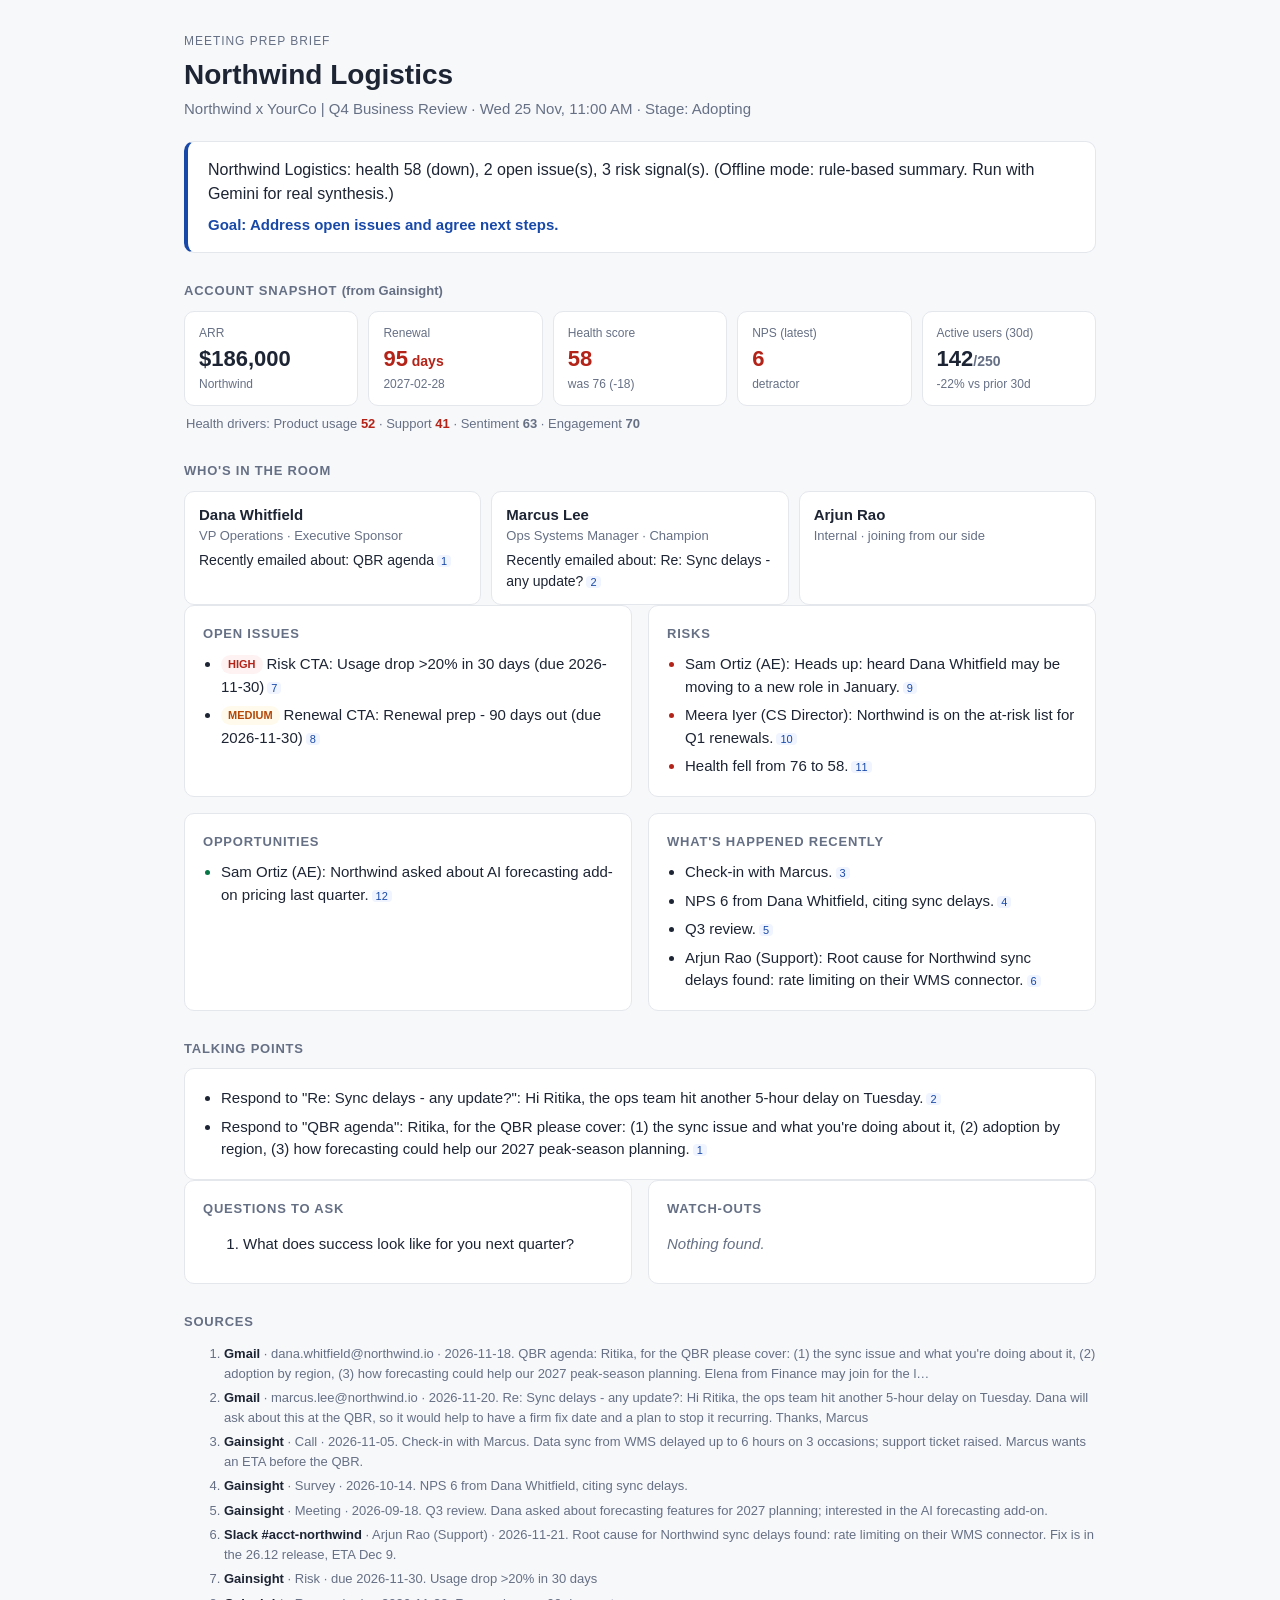
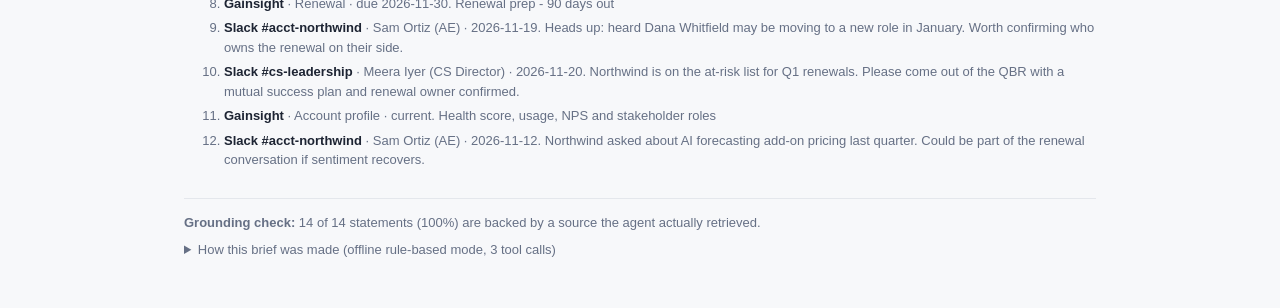
<file: csm-meeting-prep-agent/sample_brief.html>
<!DOCTYPE html>
<html lang="en">
<head>
<meta charset="utf-8">
<meta name="viewport" content="width=device-width, initial-scale=1">
<title>Prep: Northwind Logistics | Northwind x YourCo | Q4 Business Review</title>
<style>
  :root { --ink:#1d2433; --muted:#667085; --line:#e4e7ec; --bg:#f7f8fa; --card:#fff;
          --red:#b42318; --red-bg:#fef3f2; --amber:#b54708; --amber-bg:#fffaeb;
          --green:#067647; --green-bg:#ecfdf3; --blue:#1849a9; --blue-bg:#eff4ff; }
  * { box-sizing:border-box; }
  body { margin:0; font:15px/1.5 -apple-system, "Segoe UI", Inter, Roboto, sans-serif; color:var(--ink); background:var(--bg); }
  .wrap { max-width:960px; margin:0 auto; padding:32px 24px 48px; }
  header .eyebrow { font-size:12px; letter-spacing:.08em; text-transform:uppercase; color:var(--muted); }
  h1 { font-size:28px; margin:4px 0 2px; }
  .meta { color:var(--muted); }
  h2 { font-size:13px; letter-spacing:.06em; text-transform:uppercase; color:var(--muted); margin:28px 0 10px; }
  .tldr { background:var(--card); border:1px solid var(--line); border-left:4px solid var(--blue); border-radius:10px; padding:16px 20px; margin-top:20px; }
  .tldr p { margin:0 0 8px; font-size:16px; }
  .goal { font-weight:600; color:var(--blue); margin:0 !important; font-size:15px !important; }
  .tiles { display:grid; grid-template-columns:repeat(5,1fr); gap:10px; }
  .tile { background:var(--card); border:1px solid var(--line); border-radius:10px; padding:12px 14px; }
  .tile .k { font-size:12px; color:var(--muted); }
  .tile .v { font-size:22px; font-weight:650; font-variant-numeric:tabular-nums; }
  .tile .d { font-size:12px; color:var(--muted); }
  .bad { color:var(--red); } .good { color:var(--green); }
  .grid2 { display:grid; grid-template-columns:1fr 1fr; gap:16px; }
  .card { background:var(--card); border:1px solid var(--line); border-radius:10px; padding:4px 18px 12px; }
  .card h2 { margin-top:14px; }
  ul { margin:0; padding-left:18px; } li { margin:6px 0; }
  .people { display:grid; grid-template-columns:repeat(auto-fill,minmax(270px,1fr)); gap:10px; }
  .person { background:var(--card); border:1px solid var(--line); border-radius:10px; padding:12px 14px; }
  .person .n { font-weight:600; } .person .r { font-size:13px; color:var(--muted); }
  .tag { display:inline-block; font-size:11px; font-weight:600; padding:1px 7px; border-radius:99px; margin-right:4px; vertical-align:1px; }
  .sev-high { background:var(--red-bg); color:var(--red); } .sev-medium { background:var(--amber-bg); color:var(--amber); }
  .sev-low { background:var(--bg); color:var(--muted); }
  .unverified { background:var(--amber-bg); color:var(--amber); }
  .cite { font-size:11px; color:var(--blue); text-decoration:none; background:var(--blue-bg); border-radius:4px; padding:0 4px; margin-left:3px; }
  .risks li::marker { color:var(--red); } .opps li::marker { color:var(--green); }
  ol.questions li { margin:6px 0; }
  .sources { font-size:13px; } .sources li { margin:5px 0; color:var(--muted); }
  .sources b { color:var(--ink); font-weight:600; }
  footer { margin-top:28px; font-size:13px; color:var(--muted); border-top:1px solid var(--line); padding-top:14px; }
  details summary { cursor:pointer; } code { font-size:12px; }
  .empty { color:var(--muted); font-style:italic; }
  @media (max-width:760px) { .tiles { grid-template-columns:repeat(2,1fr); } .grid2 { grid-template-columns:1fr; } }
  @media print { body { background:#fff; } .wrap { padding:0; } details { display:none; } }
</style>
</head>
<body>
<div class="wrap">





<header>
  <div class="eyebrow">Meeting prep brief</div>
  <h1>Northwind Logistics</h1>
  <div class="meta">Northwind x YourCo | Q4 Business Review · Wed 25 Nov, 11:00 AM · Stage: Adopting</div>
</header>

<div class="tldr">
  <p>Northwind Logistics: health 58 (down), 2 open issue(s), 3 risk signal(s). (Offline mode: rule-based summary. Run with Gemini for real synthesis.)</p>
  <p class="goal">Goal: Address open issues and agree next steps.</p>
</div>

<h2>Account snapshot <span style="text-transform:none;letter-spacing:0">(from Gainsight)</span></h2>
<div class="tiles">
  <div class="tile"><div class="k">ARR</div><div class="v">$186,000</div><div class="d">Northwind</div></div>
  <div class="tile"><div class="k">Renewal</div><div class="v bad">95<span style="font-size:14px"> days</span></div><div class="d">2027-02-28</div></div>
  <div class="tile"><div class="k">Health score</div>
    <div class="v bad">58</div>
    <div class="d">was 76 (-18)</div></div>
  <div class="tile"><div class="k">NPS (latest)</div><div class="v bad">6</div><div class="d">detractor</div></div>
  <div class="tile"><div class="k">Active users (30d)</div><div class="v">142<span style="font-size:14px;color:var(--muted)">/250</span></div>
    <div class="d bad">-22% vs prior 30d</div></div>
</div>
<p class="meta" style="font-size:13px;margin:8px 2px 0">Health drivers: Product usage <b class="bad">52</b> · Support <b class="bad">41</b> · Sentiment <b class="">63</b> · Engagement <b class="">70</b></p>

<h2>Who's in the room</h2>
<div class="people">
  
  <div class="person">
    <div class="n">Dana Whitfield</div>
    <div class="r">VP Operations · Executive Sponsor</div>
    <div style="font-size:14px;margin-top:4px">Recently emailed about: QBR agenda<a class="cite" href="#src-1">1</a></div>
  </div>
  
  <div class="person">
    <div class="n">Marcus Lee</div>
    <div class="r">Ops Systems Manager · Champion</div>
    <div style="font-size:14px;margin-top:4px">Recently emailed about: Re: Sync delays - any update?<a class="cite" href="#src-2">2</a></div>
  </div>
  
  
  <div class="person"><div class="n">Arjun Rao</div><div class="r">Internal · joining from our side</div></div>
  
</div>

<div class="grid2">
  <div class="card"><h2>Open issues</h2><ul class="">
    <li><span class="tag sev-high">HIGH</span>Risk CTA: Usage drop &gt;20% in 30 days (due 2026-11-30)<a class="cite" href="#src-7">7</a></li><li><span class="tag sev-medium">MEDIUM</span>Renewal CTA: Renewal prep - 90 days out (due 2026-11-30)<a class="cite" href="#src-8">8</a></li>
  </ul></div>
  <div class="card"><h2>Risks</h2><ul class="risks">
    <li>Sam Ortiz (AE): Heads up: heard Dana Whitfield may be moving to a new role in January.<a class="cite" href="#src-9">9</a></li><li>Meera Iyer (CS Director): Northwind is on the at-risk list for Q1 renewals.<a class="cite" href="#src-10">10</a></li><li>Health fell from 76 to 58.<a class="cite" href="#src-11">11</a></li>
  </ul></div>
  <div class="card"><h2>Opportunities</h2><ul class="opps">
    <li>Sam Ortiz (AE): Northwind asked about AI forecasting add-on pricing last quarter.<a class="cite" href="#src-12">12</a></li>
  </ul></div>
  <div class="card"><h2>What's happened recently</h2><ul class="">
    <li>Check-in with Marcus.<a class="cite" href="#src-3">3</a></li><li>NPS 6 from Dana Whitfield, citing sync delays.<a class="cite" href="#src-4">4</a></li><li>Q3 review.<a class="cite" href="#src-5">5</a></li><li>Arjun Rao (Support): Root cause for Northwind sync delays found: rate limiting on their WMS connector.<a class="cite" href="#src-6">6</a></li>
  </ul></div>
</div>

<h2>Talking points</h2>
<div class="card" style="padding-top:12px"><ul class="">
    <li>Respond to &#34;Re: Sync delays - any update?&#34;: Hi Ritika, the ops team hit another 5-hour delay on Tuesday.<a class="cite" href="#src-2">2</a></li><li>Respond to &#34;QBR agenda&#34;: Ritika, for the QBR please cover: (1) the sync issue and what you&#39;re doing about it, (2) adoption by region, (3) how forecasting could help our 2027 peak-season planning.<a class="cite" href="#src-1">1</a></li>
  </ul></div>

<div class="grid2">
  <div class="card"><h2>Questions to ask</h2>
    <ol class="questions"><li>What does success look like for you next quarter?</li></ol>
  </div>
  <div class="card"><h2>Watch-outs</h2><p class="empty">Nothing found.</p></div>
</div>

<h2>Sources</h2>
<ol class="sources">
  
  <li id="src-1"><b>Gmail</b> · dana.whitfield@northwind.io · 2026-11-18. QBR agenda: Ritika, for the QBR please cover: (1) the sync issue and what you&#39;re doing about it, (2) adoption by region, (3) how forecasting could help our 2027 peak-season planning. Elena from Finance may join for the l…</li>
  
  <li id="src-2"><b>Gmail</b> · marcus.lee@northwind.io · 2026-11-20. Re: Sync delays - any update?: Hi Ritika, the ops team hit another 5-hour delay on Tuesday. Dana will ask about this at the QBR, so it would help to have a firm fix date and a plan to stop it recurring. Thanks, Marcus</li>
  
  <li id="src-3"><b>Gainsight</b> · Call · 2026-11-05. Check-in with Marcus. Data sync from WMS delayed up to 6 hours on 3 occasions; support ticket raised. Marcus wants an ETA before the QBR.</li>
  
  <li id="src-4"><b>Gainsight</b> · Survey · 2026-10-14. NPS 6 from Dana Whitfield, citing sync delays.</li>
  
  <li id="src-5"><b>Gainsight</b> · Meeting · 2026-09-18. Q3 review. Dana asked about forecasting features for 2027 planning; interested in the AI forecasting add-on.</li>
  
  <li id="src-6"><b>Slack #acct-northwind</b> · Arjun Rao (Support) · 2026-11-21. Root cause for Northwind sync delays found: rate limiting on their WMS connector. Fix is in the 26.12 release, ETA Dec 9.</li>
  
  <li id="src-7"><b>Gainsight</b> · Risk · due 2026-11-30. Usage drop &gt;20% in 30 days</li>
  
  <li id="src-8"><b>Gainsight</b> · Renewal · due 2026-11-30. Renewal prep - 90 days out</li>
  
  <li id="src-9"><b>Slack #acct-northwind</b> · Sam Ortiz (AE) · 2026-11-19. Heads up: heard Dana Whitfield may be moving to a new role in January. Worth confirming who owns the renewal on their side.</li>
  
  <li id="src-10"><b>Slack #cs-leadership</b> · Meera Iyer (CS Director) · 2026-11-20. Northwind is on the at-risk list for Q1 renewals. Please come out of the QBR with a mutual success plan and renewal owner confirmed.</li>
  
  <li id="src-11"><b>Gainsight</b> · Account profile · current. Health score, usage, NPS and stakeholder roles</li>
  
  <li id="src-12"><b>Slack #acct-northwind</b> · Sam Ortiz (AE) · 2026-11-12. Northwind asked about AI forecasting add-on pricing last quarter. Could be part of the renewal conversation if sentiment recovers.</li>
  
</ol>

<footer>
  <b>Grounding check:</b> 14 of 14 statements (100%) are backed by a source the agent actually retrieved.
  
  <details style="margin-top:8px"><summary>How this brief was made (offline rule-based mode, 3 tool calls)</summary>
    <ul><li><code>get_account_profile({&#34;company_id&#34;: &#34;gs-co-northwind&#34;}) -&gt; 1 result(s)</code></li><li><code>search_slack({&#34;query&#34;: &#34;Northwind&#34;}) -&gt; 4 result(s)</code></li><li><code>search_gmail({&#34;query&#34;: &#34;northwind.io&#34;}) -&gt; 2 result(s)</code></li></ul>
  </details>
</footer>

</div>
</body>
</html>
</file>
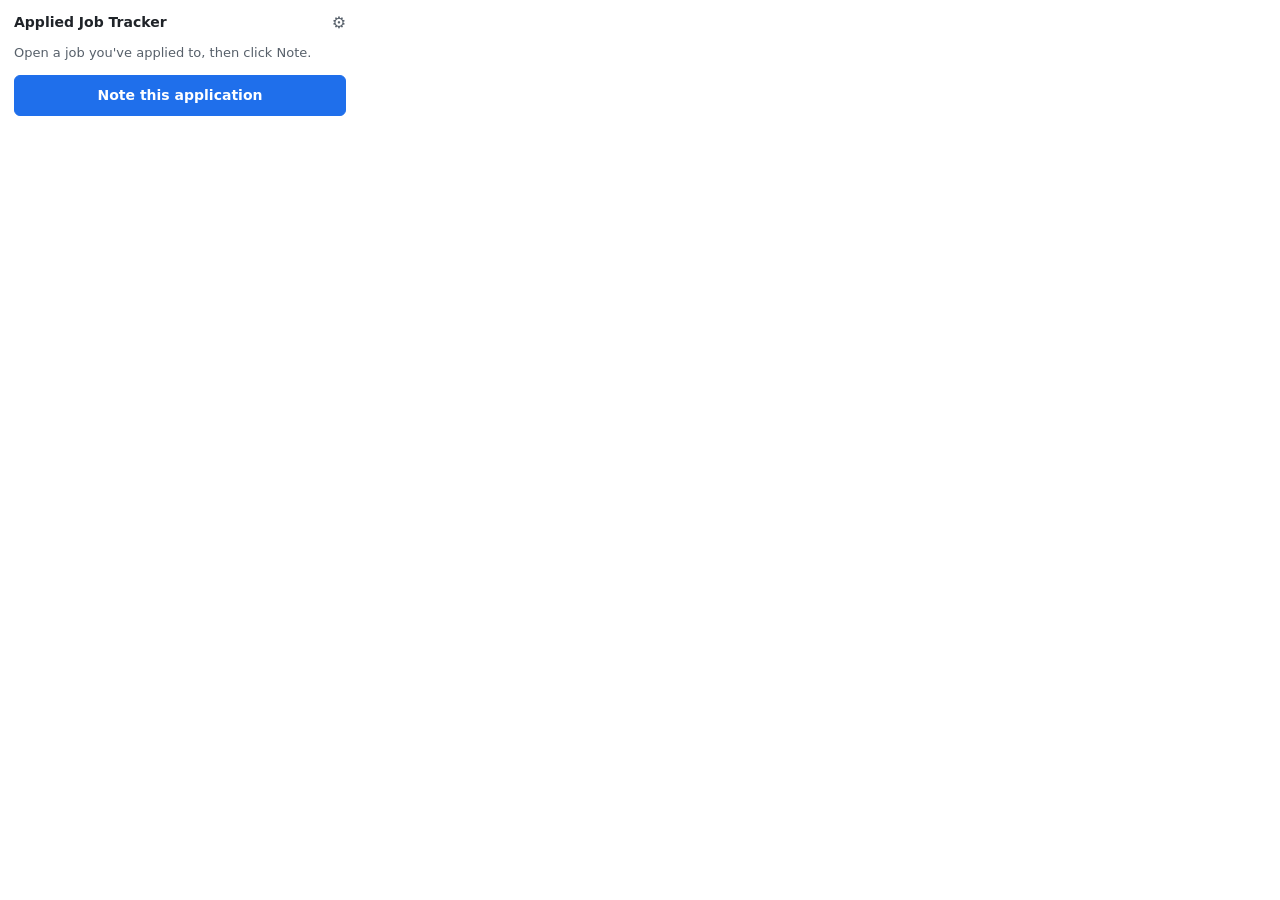
<file: job-tracker-extension/popup.html>
<!DOCTYPE html>
<html>
<head>
  <meta charset="utf-8">
  <style>
* { box-sizing: border-box; }
body {
  width: 360px; margin: 0; padding: 12px 14px 14px;
  font: 13px/1.4 system-ui, -apple-system, "Segoe UI", sans-serif;
  color: #1f2328; background: #fff;
}
header { display: flex; justify-content: space-between; align-items: center; margin-bottom: 10px; }
.brand { font-weight: 600; font-size: 14px; }
header a { color: #57606a; text-decoration: none; font-size: 16px; }
.hidden { display: none !important; }
.center { text-align: center; }
.hint { color: #57606a; margin: 4px 0 12px; }
.meta { color: #8c959f; font-size: 11px; margin: 6px 0 0; }

label { display: block; font-size: 11px; font-weight: 600; color: #57606a; margin-bottom: 8px; }
input, select, textarea {
  display: block; width: 100%; margin-top: 3px; padding: 6px 8px;
  border: 1px solid #d0d7de; border-radius: 6px; font: inherit; color: inherit; background: #fff;
}
input:focus, select:focus, textarea:focus { outline: 2px solid #0969da33; border-color: #0969da; }
.row { display: flex; gap: 8px; }
.row label { flex: 1; }

button { font: inherit; border-radius: 6px; padding: 7px 12px; cursor: pointer; border: 1px solid #d0d7de; background: #f6f8fa; }
button.primary { background: #1f6feb; border-color: #1f6feb; color: #fff; font-weight: 600; }
button.primary:disabled { opacity: .6; cursor: default; }
button.big { width: 100%; padding: 10px; font-size: 14px; }
button.ghost { background: transparent; }
.actions { display: flex; justify-content: space-between; margin-top: 10px; }

.banner { background: #ddf4ff; border: 1px solid #54aeff66; border-radius: 6px; padding: 8px; margin-bottom: 10px; }
.banner.dup { background: #fff8c5; border-color: #d4a72c66; }
.warn { background: #fff8c5; border-radius: 6px; padding: 6px 8px; margin-bottom: 8px; font-size: 12px; }
.error { background: #ffebe9; border: 1px solid #ff818266; color: #82071e; border-radius: 6px; padding: 8px; margin-top: 10px; white-space: pre-wrap; }
.error button { margin-top: 6px; }

.spinner { width: 28px; height: 28px; margin: 18px auto 8px; border: 3px solid #d0d7de; border-top-color: #1f6feb; border-radius: 50%; animation: spin .8s linear infinite; }
@keyframes spin { to { transform: rotate(360deg); } }
.tick { font-size: 32px; color: #1a7f37; margin: 8px 0 0; }
#viewDone a { color: #0969da; }

#viewSettings h3 { font-size: 12px; margin: 12px 0 6px; color: #1f2328; }
#viewSettings h3:first-child { margin-top: 0; }
.check { display: flex; gap: 8px; align-items: center; font-weight: 400; color: #1f2328; font-size: 12px; }
.check input { width: auto; margin: 0; }
.status { display: block; font-size: 11px; margin-top: 4px; color: #57606a; }
.ok { color: #1a7f37; } .bad { color: #cf222e; }
.btns { display: flex; gap: 8px; align-items: center; flex-wrap: wrap; margin-bottom: 4px; }
</style>
</head>
<body>
  <header>
    <span class="brand">Applied Job Tracker</span>
    <a href="#" id="openSettings" title="Settings">⚙︎</a>
  </header>

  <div id="banner" class="banner hidden"></div>

  <!-- Step 1: capture -->
  <section id="viewStart">
    <p class="hint">Open a job you've applied to, then click Note.</p>
    <button id="noteBtn" class="primary big">Note this application</button>
  </section>

  <!-- Loading -->
  <section id="viewLoading" class="hidden">
    <div class="spinner"></div>
    <p id="loadingText" class="hint center">Reading the page…</p>
  </section>

  <!-- Step 2: review -->
  <section id="viewReview" class="hidden">
    <div id="appliedWarn" class="warn hidden">This page doesn't say "applied". Save anyway if you applied elsewhere.</div>
    <div id="roleWarn" class="warn hidden">Please check the role: the model's answer doesn't appear on the page.</div>
    <label>Company<input id="f_company" required></label>
    <label>Role<input id="f_role" required></label>
    <label>Location<input id="f_location"></label>
    <div class="row">
      <label>Date applied<input id="f_date" type="date"></label>
      <label>Status
        <select id="f_status">
          <option>Preparing</option><option>Referred</option><option selected>Applied</option>
          <option>Assessment</option><option>Recruiter Screen</option><option>HM Interview</option>
          <option>Interview Loop</option><option>Final Round</option><option>Offer</option>
          <option>Rejected</option><option>Withdrawn</option><option>On Hold</option>
        </select>
      </label>
    </div>
    <div class="row">
      <label>Source
        <select id="f_source">
          <option>Referral</option><option>LinkedIn</option><option>Careers Site</option>
          <option>Recruiter Reached Out</option><option>Naukri</option><option>Instahire / Other</option><option>Network</option>
        </select>
      </label>
      <label>Priority
        <select id="f_priority"><option>High</option><option selected>Medium</option><option>Low</option></select>
      </label>
    </div>
    <div class="row">
      <label>Referrer / Contact<input id="f_referrer" placeholder="optional"></label>
      <label>Job ID<input id="f_jobid"></label>
    </div>
    <label>Notes<textarea id="f_notes" rows="2" placeholder="Referral from…, recruiter name, etc."></textarea></label>
    <p id="meta" class="meta"></p>
    <div class="actions">
      <button id="retryBtn" class="ghost">Re-read</button>
      <button id="saveBtn" class="primary">Save to tracker</button>
    </div>
  </section>

  <!-- Step 3: done -->
  <section id="viewDone" class="hidden center">
    <div class="tick">✓</div>
    <p id="doneText"></p>
    <a href="#" id="openSheet">Open tracker</a>
  </section>


  <!-- Settings -->
  <section id="viewSettings" class="hidden">
    <h3>Local model (Ollama)</h3>
    <label>Ollama URL<input id="ollamaUrl"></label>
    <div class="row">
      <label>Text model<input id="textModel" placeholder="gemma3:4b"></label>
      <label>Vision model<input id="visionModel" placeholder="gemma3:4b"></label>
    </div>
    <div class="btns"><button id="testOllama">Test Ollama</button></div>
    <span id="ollamaStatus" class="status"></span>

    <h3>Tracker (Google Sheet)</h3>
    <label>Apps Script web app URL (ends in /exec)<input id="sheetUrl" placeholder="https://script.google.com/macros/s/.../exec"></label>
    <label>Secret token (same as TOKEN in Code.gs)<input id="token" type="password"></label>
    <div class="btns"><button id="testSheet">Test sheet</button></div>
    <span id="sheetStatus" class="status"></span>

    <h3>Behaviour</h3>
    <label class="check"><input type="checkbox" id="autoSave"> Auto-save when confident and not a duplicate</label>

    <div class="actions">
      <button id="closeSettings" class="ghost">Back</button>
      <button id="saveSettings" class="primary">Save settings</button>
    </div>
    <span id="savedStatus" class="status"></span>
  </section>

  <div id="error" class="error hidden"></div>

  <script src="core.js"></script>
  <script src="popup.js"></script>
</body>
</html>
</file>
